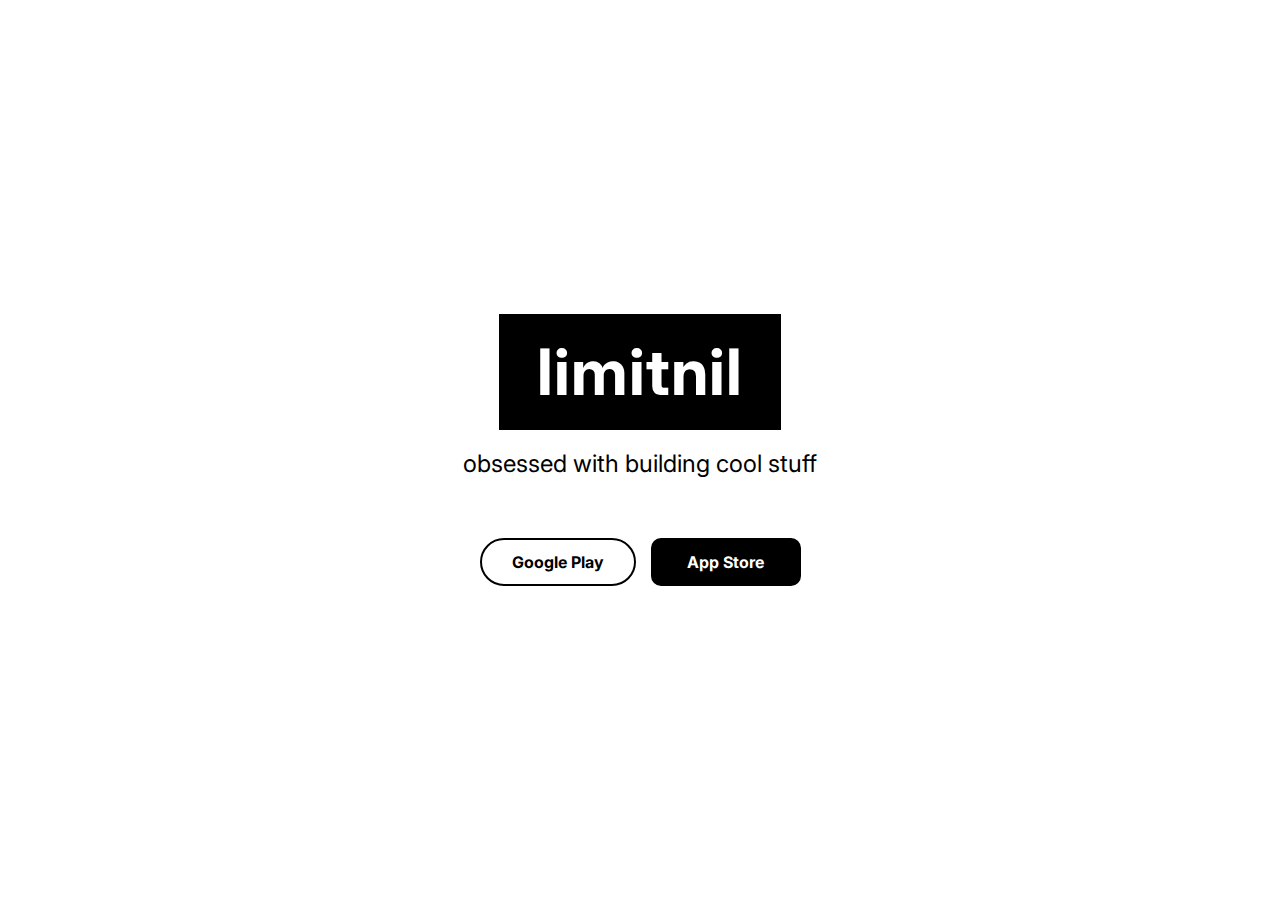
<file: index.html>
<!DOCTYPE html>
<html lang="en">
<head>
    <meta charset="UTF-8">
    <meta name="viewport" content="width=device-width, initial-scale=1.0">
    <title>limitnil</title>
    <link rel="stylesheet" href="style.css">
    <link rel="preconnect" href="https://fonts.googleapis.com">
    <link rel="preconnect" href="https://fonts.gstatic.com" crossorigin>
    <link href="https://fonts.googleapis.com/css2?family=Inter:wght@400;700&display=swap" rel="stylesheet">
</head>
<body>
    <main class="container">
        <h1 class="logo">limitnil</h1>
        <p class="slogan">obsessed with building cool stuff</p>

        <div class="app-links">
            <a href="https://play.google.com/store/apps/dev?id=8472397988884182652" target="_blank" rel="noopener noreferrer" class="btn btn-playstore">
                Google Play
            </a>
            <a href="https://apps.apple.com/us/developer/id1655610562" target="_blank" rel="noopener noreferrer" class="btn btn-appstore">
                App Store
            </a>
        </div>
    </main>
</body>
</html>
</file>
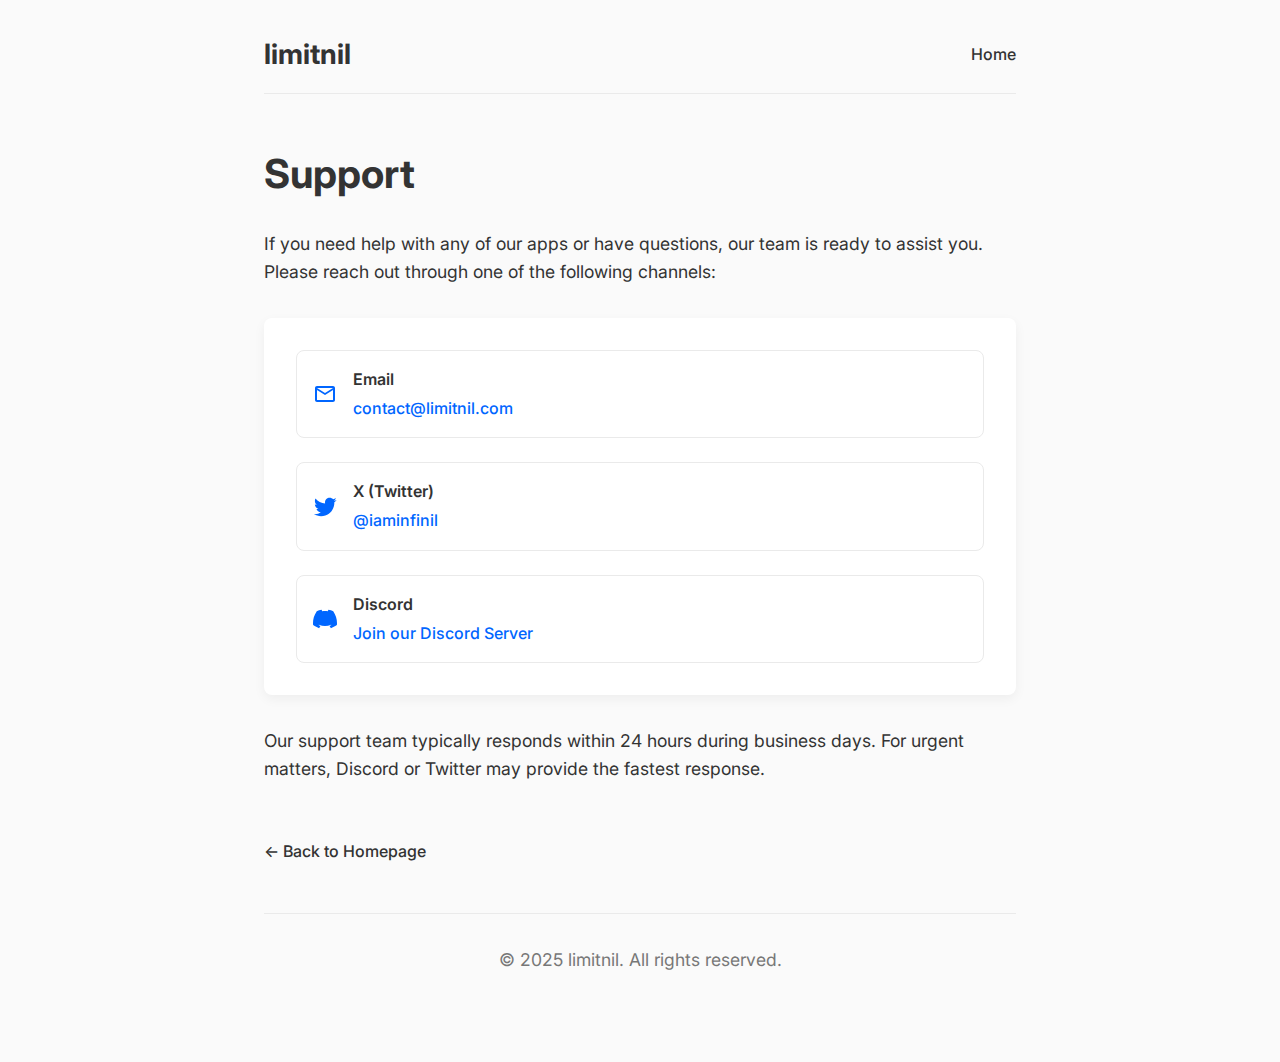
<file: support.html>
<!DOCTYPE html>
<html lang="en">
<head>
    <meta charset="UTF-8">
    <meta name="viewport" content="width=device-width, initial-scale=1.0">
    <title>Support | limitnil</title>
    <link rel="preconnect" href="https://fonts.googleapis.com">
    <link rel="preconnect" href="https://fonts.gstatic.com" crossorigin>
    <link href="https://fonts.googleapis.com/css2?family=Inter:wght@300;400;500;600;700&display=swap" rel="stylesheet">
    <style>
        :root {
            --primary-color: #0066ff;
            --text-color: #333;
            --bg-color: #fafafa;
            --card-bg: #ffffff;
            --border-color: #eaeaea;
        }
        
        * {
            margin: 0;
            padding: 0;
            box-sizing: border-box;
        }
        
        body {
            font-family: 'Inter', -apple-system, BlinkMacSystemFont, sans-serif;
            line-height: 1.6;
            color: var(--text-color);
            background-color: var(--bg-color);
            padding: 0;
            margin: 0;
        }
        
        .container {
            max-width: 800px;
            margin: 0 auto;
            padding: 2rem 1.5rem;
        }
        
        header {
            display: flex;
            align-items: center;
            justify-content: space-between;
            margin-bottom: 3rem;
            padding-bottom: 1rem;
            border-bottom: 1px solid var(--border-color);
        }
        
        .logo {
            font-size: 1.75rem;
            font-weight: 700;
        }
        
        .logo a {
            text-decoration: none;
            color: var(--text-color);
            transition: color 0.2s ease;
        }
        
        .logo a:hover {
            color: var(--primary-color);
        }
        
        .nav-link {
            text-decoration: none;
            color: var(--text-color);
            font-weight: 500;
            transition: color 0.2s ease;
        }
        
        .nav-link:hover {
            color: var(--primary-color);
        }
        
        h1 {
            font-size: 2.5rem;
            font-weight: 700;
            margin-bottom: 1.5rem;
            color: var(--text-color);
        }
        
        p {
            margin-bottom: 1.5rem;
            font-size: 1.1rem;
        }
        
        .support-card {
            background-color: var(--card-bg);
            border-radius: 8px;
            padding: 2rem;
            margin: 2rem 0;
            box-shadow: 0 4px 12px rgba(0, 0, 0, 0.05);
        }
        
        .support-methods {
            display: grid;
            gap: 1.5rem;
        }
        
        .contact-item {
            display: flex;
            align-items: center;
            padding: 1rem;
            background-color: var(--card-bg);
            border-radius: 8px;
            border: 1px solid var(--border-color);
            transition: transform 0.2s ease, box-shadow 0.2s ease;
        }
        
        .contact-item:hover {
            transform: translateY(-2px);
            box-shadow: 0 6px 16px rgba(0, 0, 0, 0.08);
        }
        
        .contact-icon {
            width: 24px;
            height: 24px;
            margin-right: 1rem;
            fill: var(--primary-color);
        }
        
        .contact-info {
            flex: 1;
        }
        
        .contact-info strong {
            display: block;
            font-weight: 600;
            margin-bottom: 0.2rem;
        }
        
        .contact-info a {
            text-decoration: none;
            color: var(--primary-color);
            font-weight: 500;
            transition: color 0.2s ease;
        }
        
        .contact-info a:hover {
            text-decoration: underline;
        }
        
        .back-link {
            display: inline-block;
            margin-top: 2rem;
            color: var(--text-color);
            text-decoration: none;
            font-weight: 500;
            transition: color 0.2s ease;
        }
        
        .back-link:hover {
            color: var(--primary-color);
        }
        
        footer {
            text-align: center;
            padding: 2rem 0;
            margin-top: 3rem;
            color: #777;
            font-size: 0.9rem;
            border-top: 1px solid var(--border-color);
        }
        
        @media (max-width: 640px) {
            .container {
                padding: 1.5rem 1rem;
            }
            
            h1 {
                font-size: 2rem;
            }
            
            .support-card {
                padding: 1.5rem;
            }
        }
    </style>
</head>
<body>
    <div class="container">
        <header>
            <h2 class="logo"><a href="/">limitnil</a></h2>
            <a href="/" class="nav-link">Home</a>
        </header>
        
        <main>
            <h1>Support</h1>
            <p>If you need help with any of our apps or have questions, our team is ready to assist you. Please reach out through one of the following channels:</p>
            
            <div class="support-card">
                <div class="support-methods">
                    <div class="contact-item">
                        <svg class="contact-icon" xmlns="http://www.w3.org/2000/svg" viewBox="0 0 24 24">
                            <path d="M22 6c0-1.1-.9-2-2-2H4c-1.1 0-2 .9-2 2v12c0 1.1.9 2 2 2h16c1.1 0 2-.9 2-2V6zm-2 0l-8 5-8-5h16zm0 12H4V8l8 5 8-5v10z"/>
                        </svg>
                        <div class="contact-info">
                            <strong>Email</strong>
                            <a href="mailto:contact@limitnil.com">contact@limitnil.com</a>
                        </div>
                    </div>
                    
                    <div class="contact-item">
                        <svg class="contact-icon" xmlns="http://www.w3.org/2000/svg" viewBox="0 0 24 24">
                            <path d="M23.643 4.937c-.835.37-1.732.62-2.675.733.962-.576 1.7-1.49 2.048-2.578-.9.534-1.897.922-2.958 1.13-.85-.904-2.06-1.47-3.4-1.47-2.572 0-4.658 2.086-4.658 4.66 0 .364.042.718.12 1.06-3.873-.195-7.304-2.05-9.602-4.868-.4.69-.63 1.49-.63 2.342 0 1.616.823 3.043 2.072 3.878-.764-.025-1.482-.234-2.11-.583v.06c0 2.257 1.605 4.14 3.737 4.568-.392.106-.803.162-1.227.162-.3 0-.593-.028-.877-.082.593 1.85 2.313 3.198 4.352 3.234-1.595 1.25-3.604 1.995-5.786 1.995-.376 0-.747-.022-1.112-.065 2.062 1.323 4.51 2.093 7.14 2.093 8.57 0 13.255-7.098 13.255-13.254 0-.2-.005-.402-.014-.602.91-.658 1.7-1.477 2.323-2.41z"/>
                        </svg>
                        <div class="contact-info">
                            <strong>X (Twitter)</strong>
                            <a href="https://twitter.com/iaminfinil" target="_blank" rel="noopener noreferrer">@iaminfinil</a>
                        </div>
                    </div>
                    
                    <div class="contact-item">
                        <svg class="contact-icon" xmlns="http://www.w3.org/2000/svg" viewBox="0 0 24 24">
                            <path d="M20.317 4.3698a19.7913 19.7913 0 00-4.8851-1.5152.0741.0741 0 00-.0785.0371c-.211.3753-.4447.8648-.6083 1.2495-1.8447-.2762-3.68-.2762-5.4868 0-.1636-.3933-.4058-.8742-.6177-1.2495a.077.077 0 00-.0785-.037 19.7363 19.7363 0 00-4.8852 1.515.0699.0699 0 00-.0321.0277C.5334 9.0458-.319 13.5799.0992 18.0578a.0824.0824 0 00.0312.0561c2.0528 1.5076 4.0413 2.4228 5.9929 3.0294a.0777.0777 0 00.0842-.0276c.4616-.6304.8731-1.2952 1.226-1.9942a.076.076 0 00-.0416-.1057c-.6528-.2476-1.2743-.5495-1.8722-.8923a.077.077 0 01-.0076-.1277c.1258-.0943.2517-.1923.3718-.2914a.0743.0743 0 01.0776-.0105c3.9278 1.7933 8.18 1.7933 12.0614 0a.0739.0739 0 01.0785.0095c.1202.099.246.1981.3728.2924a.077.077 0 01-.0066.1276 12.2986 12.2986 0 01-1.873.8914.0766.0766 0 00-.0407.1067c.3604.698.7719 1.3628 1.225 1.9932a.076.076 0 00.0842.0286c1.961-.6067 3.9495-1.5219 6.0023-3.0294a.077.077 0 00.0313-.0552c.5004-5.177-.8382-9.6739-3.5485-13.6604a.061.061 0 00-.0312-.0286z"/>
                        </svg>
                        <div class="contact-info">
                            <strong>Discord</strong>
                            <a href="https://discord.limitnil.com" target="_blank" rel="noopener noreferrer">Join our Discord Server</a>
                        </div>
                    </div>
                </div>
            </div>
            
            <p>Our support team typically responds within 24 hours during business days. For urgent matters, Discord or Twitter may provide the fastest response.</p>
            
            <a href="/" class="back-link">← Back to Homepage</a>
        </main>
        
        <footer>
            <p>&copy; 2025 limitnil. All rights reserved.</p>
        </footer>
    </div>
</body>
</html>
</file>
<file: style.css>
/* Basic Reset & Font */
* {
    margin: 0;
    padding: 0;
    box-sizing: border-box;
}

body {
    font-family: 'Inter', 'Arial', sans-serif; /* Clean sans-serif font */
    background-color: #ffffff; /* White background (like '1') */
    color: #000000; /* Default text black (like '0') */
    display: flex;
    justify-content: center; /* Center horizontally */
    align-items: center; /* Center vertically */
    min-height: 100vh; /* Ensure body takes full viewport height */
    text-align: center;
    padding: 20px; /* Add padding for smaller screens */
}

/* Main Content Container */
.container {
    max-width: 600px; /* Limit width on larger screens */
    width: 100%;
}

/* Logo Styling */
.logo {
    display: inline-block; /* Allow padding and background sizing */
    font-size: 3.5rem; /* Large font size */
    font-weight: 700; /* Bold */
    letter-spacing: 1px;
    margin-bottom: 0.3em;
    color: #ffffff; /* White text */
    background-color: #000000; /* Black rectangular box */
    padding: 0.3em 0.6em; /* Add padding inside the black box */

}

/* Slogan Styling */
.slogan {
    font-size: 1.3rem;
    font-weight: 400; /* Regular weight */
    color: #000000; /* Slightly softer black for contrast */
    margin-bottom: 2.5em; /* Space above buttons */
}

/* App Links Container */
.app-links {
    display: flex;
    flex-direction: column; /* Stack buttons vertically on small screens */
    gap: 15px; /* Space between buttons */
    align-items: center; /* Center buttons horizontally */
}

/* Common Button Styling (Base) */
.btn {
    display: inline-block; /* Allow padding and sizing */
    padding: 12px 30px; /* Vertical and horizontal padding */
    border: 2px solid #000000; /* Black border */
    text-decoration: none; /* Remove underline from links */
    font-size: 1rem;
    font-weight: 700; /* Bold text */
    border-radius: 50px; /* Fully rounded corners */
    transition: background-color 0.3s ease, color 0.3s ease, border-color 0.3s ease; /* Smooth hover effect */
    min-width: 150px; /* Ensure buttons have a decent minimum width */
    cursor: pointer;
}

/* Play Store Button Styling (White BG, Black Text) */
.btn-playstore {
    background-color: #ffffff;
    color: #000000;
}

/* Play Store Button Hover Effect */
.btn-playstore:hover {
    background-color: #000000;
    color: #ffffff;
}

/* App Store Button Styling (Black BG, White Text) */
.btn-appstore {
    border-radius: 10px;
    background-color: #000000;
    color: #ffffff;
    border-color: #000000; /* Make border match background initially */
}

/* App Store Button Hover Effect */
.btn-appstore:hover {
    background-color: #ffffff; /* Flip to white background */
    color: #000000; /* Flip to black text */
    border-color: #000000; /* Keep or show black border on hover */
}


/* Responsive adjustments */
@media (min-width: 600px) {
    .app-links {
        flex-direction: row; /* Side-by-side buttons on larger screens */
        justify-content: center; /* Center buttons in the row */
    }

    .logo {
        font-size: 4rem;
    }

    .slogan {
        font-size: 1.5rem;
    }
}
</file>
